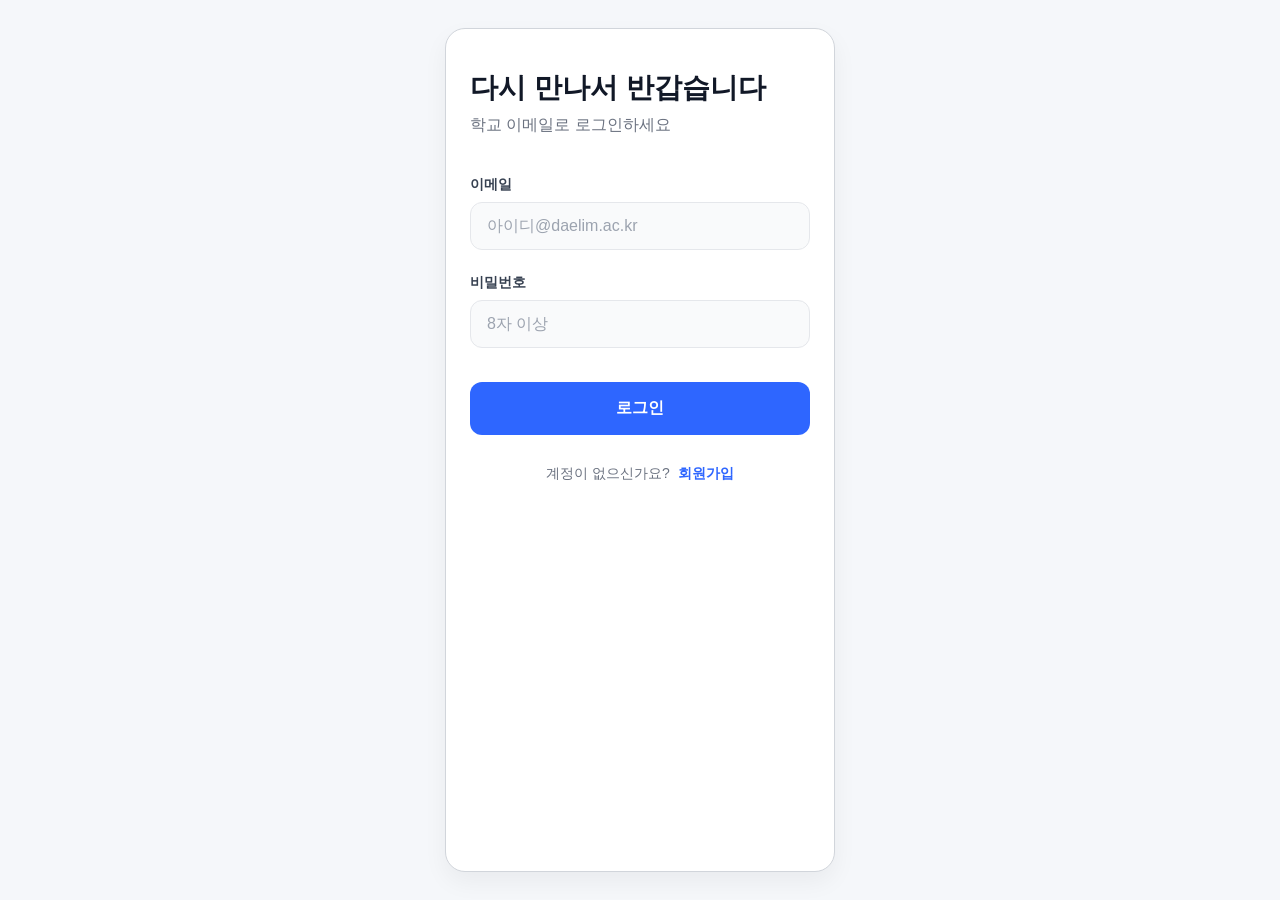
<file: week05/figma/index.html>
<!DOCTYPE html>
<html lang="ko">
<head>
    <meta charset="UTF-8">
    <meta name="viewport" content="width=device-width, initial-scale=1.0">
    <title>Login Page</title>
    <style>
        /* Reset and Base Styles */
        * {
            margin: 0;
            padding: 0;
            box-sizing: border-box;
            font-family: -apple-system, BlinkMacSystemFont, "Segoe UI", Roboto, Helvetica, Arial, sans-serif;
        }

        body {
            background-color: #f5f7fa; /* Light background to contrast with the white card */
            display: flex;
            justify-content: center;
            align-items: center;
            min-height: 100vh;
            padding: 20px;
        }

        /* Mobile Container Simulation */
        .mobile-container {
            width: 100%;
            max-width: 390px; /* Match Figma width */
            height: 844px;    /* Match Figma height */
            background-color: #ffffff;
            border: 1px solid #d1d5db; /* Subtle border around the device frame if needed, but here we focus on the UI */
            box-shadow: 0 10px 25px rgba(0, 0, 0, 0.05);
            display: flex;
            flex-direction: column;
            position: relative;
            overflow: hidden;
            border-radius: 20px; /* To look like a phone screen */
        }

        /* Content Wrapper */
        .content {
            padding: 40px 24px;
            display: flex;
            flex-direction: column;
        }

        /* Typography */
        h1 {
            font-size: 28px;
            font-weight: 700;
            color: #111827;
            margin-bottom: 8px;
        }

        .subtitle {
            font-size: 16px;
            color: #6b7280;
            margin-bottom: 40px;
        }

        label {
            display: block;
            font-size: 14px;
            font-weight: 600;
            color: #374151;
            margin-bottom: 8px;
        }

        /* Input Styles */
        .input-group {
            margin-bottom: 24px;
        }

        input {
            width: 100%;
            padding: 14px 16px;
            font-size: 16px;
            border: 1px solid #e5e7eb;
            border-radius: 12px;
            background-color: #f9fafb;
            outline: none;
            transition: border-color 0.2s, box-shadow 0.2s;
        }

        input:focus {
            border-color: #2e66ff;
            box-shadow: 0 0 0 3px rgba(46, 102, 255, 0.1);
            background-color: #fff;
        }

        input::placeholder {
            color: #9ca3af;
        }

        /* Button Style */
        .login-button {
            width: 100%;
            padding: 16px;
            background-color: #2e66ff;
            color: white;
            border: none;
            border-radius: 12px;
            font-size: 16px;
            font-weight: 600;
            cursor: pointer;
            margin-top: 10px;
            margin-bottom: 30px;
            transition: background-color 0.2s;
        }

        .login-button:hover {
            background-color: #1e4edb;
        }

        .login-button:active {
            transform: scale(0.98);
        }

        /* Footer Link */
        .footer {
            text-align: center;
            font-size: 14px;
            color: #6b7280;
        }

        .signup-link {
            color: #2e66ff;
            text-decoration: none;
            font-weight: 600;
            margin-left: 4px;
        }

        .signup-link:hover {
            text-decoration: underline;
        }

        /* Responsive adjustment for small desktop screens */
        @media (max-height: 850px) {
            .mobile-container {
                height: auto;
                min-height: 844px;
            }
        }
    </style>
</head>
<body>

    <div class="mobile-container">
        <div class="content">
            <h1>다시 만나서 반갑습니다</h1>
            <p class="subtitle">학교 이메일로 로그인하세요</p>

            <div class="input-group">
                <label for="email">이메일</label>
                <input type="email" id="email" placeholder="아이디@daelim.ac.kr">
            </div>

            <div class="input-group">
                <label for="password">비밀번호</label>
                <input type="password" id="password" placeholder="8자 이상">
            </div>

            <button class="login-button">로그인</button>

            <div class="footer">
                계정이 없으신가요? <a href="#" class="signup-link">회원가입</a>
            </div>
        </div>
    </div>

</body>
</html>
</file>
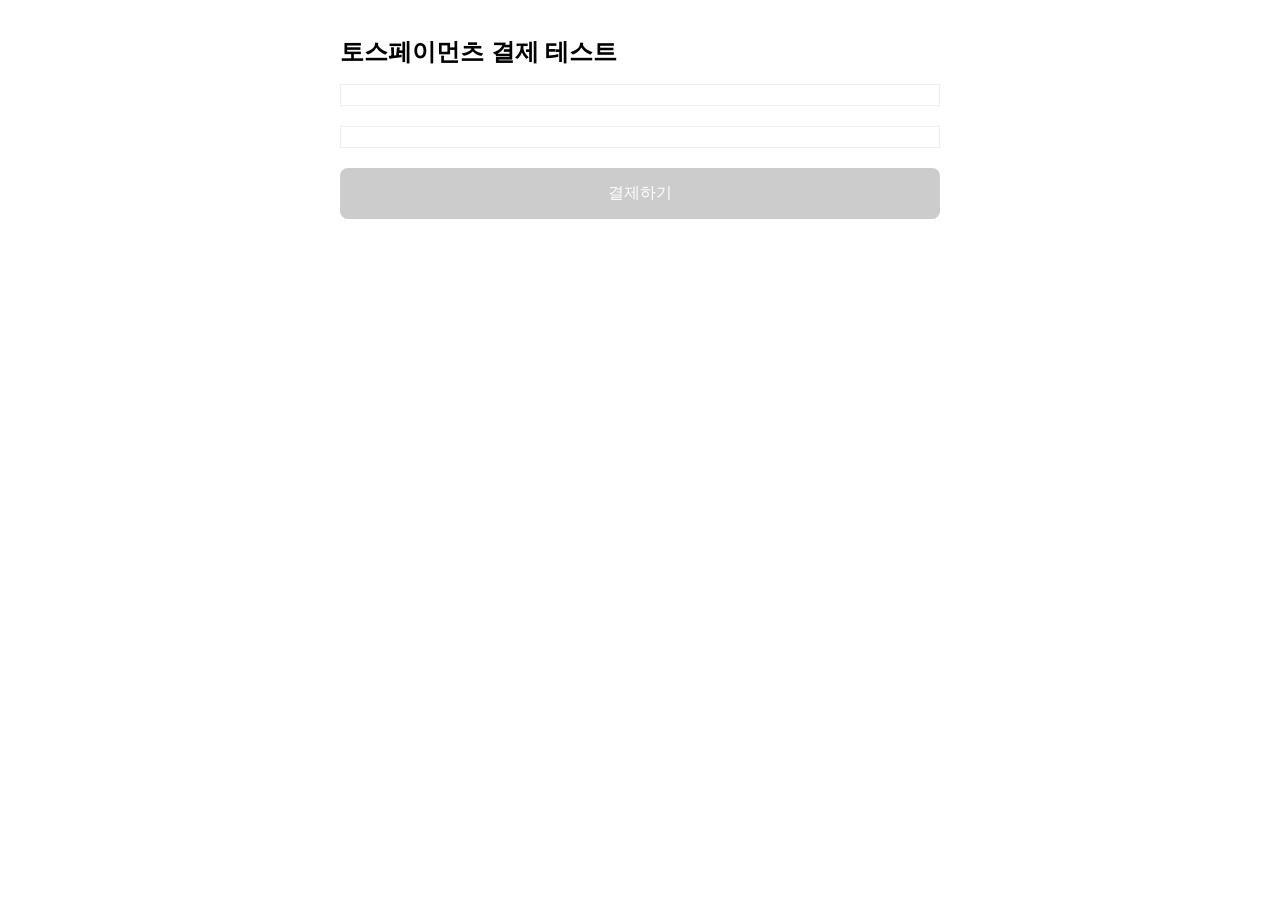
<file: week05/toss/index.html>
<!DOCTYPE html>
<html lang="ko">
<head>
    <meta charset="UTF-8">
    <meta name="viewport" content="width=device-width, initial-scale=1.0">
    <title>토스페이먼츠 주문서형 결제 테스트</title>
    <script src="https://js.tosspayments.com/v2/standard"></script>
    <style>
        body { font-family: sans-serif; padding: 20px; max-width: 600px; margin: 0 auto; }
        #payment-method, #agreement { margin-bottom: 20px; border: 1px solid #eee; padding: 10px; }
        button { width: 100%; padding: 15px; background-color: #3182f6; color: white; border: none; border-radius: 8px; font-size: 16px; cursor: pointer; }
        button:disabled { background-color: #ccc; }
        h1 { font-size: 24px; }
    </style>
</head>
<body>
    <h1>토스페이먼츠 결제 테스트</h1>
    
    <div id="payment-method"></div>
    <div id="agreement"></div>
    
    <button id="payment-button" disabled>결제하기</button>

    <script>
        const clientKey = "test_gck_docs_Ovk5rk1EwkEbP0W43n07xlzm";
        const customerKey = TossPayments.ANONYMOUS;

        const tossPayments = TossPayments(clientKey);
        const widgets = tossPayments.widgets({ customerKey });

        // 1. 금액 설정
        widgets.setAmount({
            currency: "KRW",
            value: 1000
        });

        // 2. 결제수단 렌더링
        widgets.renderPaymentMethods({
            selector: "#payment-method",
            variantKey: "DEFAULT"
        });

        // 3. 약관 렌더링
        widgets.renderAgreement({
            selector: "#agreement",
            variantKey: "AGREEMENT"
        }).then(agreementWidget => {
            agreementWidget.on('agreementStatusChange', agreementStatus => {
                if (agreementStatus.agreedRequiredTerms) {
                    document.getElementById("payment-button").disabled = false;
                } else {
                    document.getElementById("payment-button").disabled = true;
                }
            });
        });

        // 4. 결제 요청
        document.getElementById("payment-button").addEventListener("click", async () => {
            try {
                await widgets.requestPayment({
                    orderId: Math.random().toString(36).substring(2, 11),
                    orderName: "테스트 상품",
                    successUrl: window.location.origin + "/success.html",
                    failUrl: window.location.origin + "/fail.html",
                });
            } catch (error) {
                console.error(error);
            }
        });
    </script>
</body>
</html>
</file>
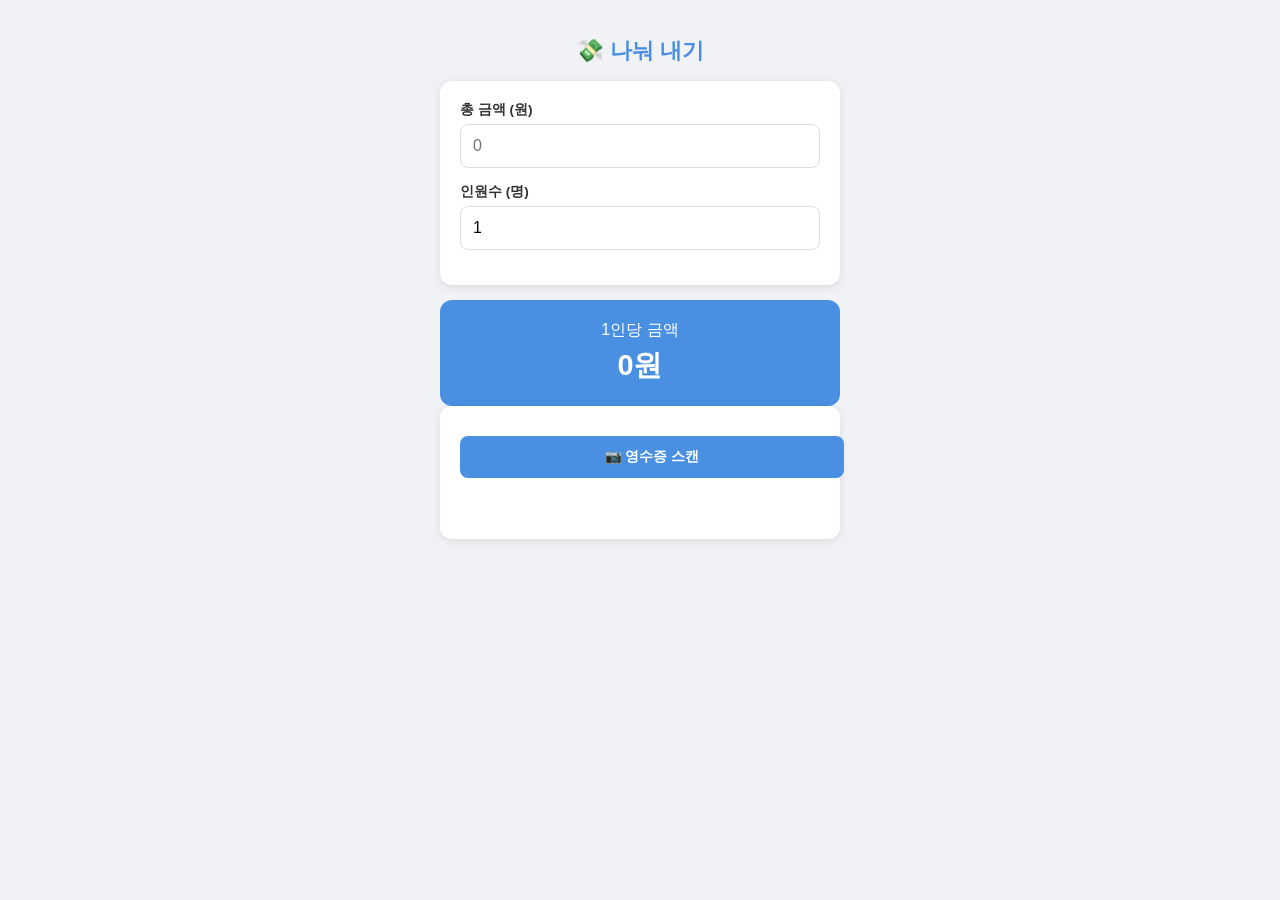
<file: week13/split/index.html>
<!DOCTYPE html>
<html lang="ko">
<head>
    <meta charset="UTF-8">
    <meta name="viewport" content="width=device-width, initial-scale=1.0, maximum-scale=1.0, user-scalable=no">
    <title>나눠 내기 계산기</title>
    <style>
        :root { --primary: #4a90e2; --bg: #f0f2f5; --card: #fff; --text: #333; --error: #e74c3c; }
        body { font-family: sans-serif; background: var(--bg); color: var(--text); margin: 0; padding: 20px; display: flex; justify-content: center; }
        .container { width: 100%; max-width: 400px; }
        h1 { text-align: center; color: var(--primary); font-size: 1.4rem; }
        .card { background: var(--card); padding: 20px; border-radius: 12px; box-shadow: 0 2px 8px rgba(0,0,0,0.1); margin-bottom: 15px; }
        .input-group { margin-bottom: 15px; }
        label { display: block; font-size: 0.85rem; margin-bottom: 5px; font-weight: bold; }
        input { width: 100%; padding: 12px; border: 1px solid #ddd; border-radius: 8px; box-sizing: border-box; font-size: 1rem; }
        .result-card { background: var(--primary); color: white; text-align: center; padding: 20px; border-radius: 12px; }
        .res-val { font-size: 1.8rem; font-weight: bold; margin-top: 5px; }
        .btn-upload { display: block; width: 100%; background: var(--primary); color: white; text-align: center; padding: 12px; border-radius: 8px; font-weight: bold; cursor: pointer; margin-top: 10px; }
        #file-input { display: none; }
        .status { margin-top: 10px; font-size: 0.85rem; text-align: center; min-height: 1.2em; }
        .error { color: var(--error); }
        .loading { color: var(--primary); }
        .item-list { margin-top: 15px; font-size: 0.9rem; }
        .item-row { display: flex; justify-content: space-between; padding: 4px 0; border-bottom: 1px solid #eee; }
    </style>
</head>
<body>
<div class="container">
    <h1>💸 나눠 내기</h1>
    <div class="card">
        <div class="input-group"><label>총 금액 (원)</label><input type="number" id="total-amount" placeholder="0" oninput="calculate()"></div>
        <div class="input-group"><label>인원수 (명)</label><input type="number" id="people-count" value="1" min="1" oninput="calculate()"></div>
    </div>
    <div class="result-card"><div>1인당 금액</div><div class="res-val" id="per-person-amount">0원</div></div>
    <div class="card">
        <label for="file-input" class="btn-upload">📷 영수증 스캔</label>
        <input type="file" id="file-input" accept="image/*" onchange="handleImageUpload(event)">
        <div id="status-msg" class="status"></div>
        <div id="ai-items" class="item-list"></div>
    </div>
</div>
<script>
    async function ask(prompt, imageUrl) {
      const content = [{ type: "text", text: prompt }];
      if (imageUrl) content.push({ type: "image_url", image_url: { url: imageUrl } });
      const r = await fetch("https://krchoi.com/gemma4/v1/chat/completions", {
        method: "POST", headers: { "Content-Type": "application/json" },
        body: JSON.stringify({ model: "gemma4", messages: [{ role: "user", content: content }] })
      });
      const data = await r.json();
      return data.choices[0].message.content;
    }
    function parseJson(text) {
      const m = text.match(/```(?:json)?\s*([\s\S]*?)```/);
      try { return JSON.parse(m ? m[1] : text); } catch (e) { return null; }
    }
    function shrinkImage(file, maxSize = 1280) {
      return new Promise((resolve, reject) => {
        const img = new Image();
        img.onload = () => {
          const scale = Math.min(1, maxSize / Math.max(img.width, img.height));
          const canvas = document.createElement("canvas");
          canvas.width = Math.round(img.width * scale);
          canvas.height = Math.round(img.height * scale);
          canvas.getContext("2d").drawImage(img, 0, 0, canvas.width, canvas.height);
          resolve(canvas.toDataURL("image/jpeg", 0.85));
        };
        img.onerror = reject;
        img.src = URL.createObjectURL(file);
      });
    }
    function calculate() {
        const total = parseFloat(document.getElementById('total-amount').value) || 0;
        const people = parseInt(document.getElementById('people-count').value) || 1;
        const perPerson = Math.floor(total / people);
        document.getElementById('per-person-amount').innerText = perPerson.toLocaleString() + '원';
    }
    async function handleImageUpload(event) {
        const file = event.target.files[0];
        if (!file) return;
        const sm = document.getElementById('status-msg'), ad = document.getElementById('ai-items'), ti = document.getElementById('total-amount');
        sm.innerText = "읽는 중..."; sm.className = "status loading"; ad.innerHTML = "";
        try {
            const ri = await shrinkImage(file);
            const res = await ask("영수증 항목/금액 JSON 추출: [{'item': 'name', 'price': 100}]", ri);
            const items = parseJson(res);
            if (items && Array.isArray(items)) {
                let s = 0; ad.innerHTML = "<strong>항목:</strong>";
                items.forEach(it => {
                    const r = document.createElement('div'); r.className = 'item-row';
                    r.innerHTML = `<span>${it.item}</span><span>${it.price.toLocaleString()}원</span>`;
                    ad.appendChild(r); s += it.price;
                });
                ti.value = s; calculate(); sm.innerText = "";
            } else throw new Error();
        } catch (e) { sm.innerText = "읽지 못했습니다"; sm.className = "status error"; }
    }
</script>
</body>
</html>
</file>
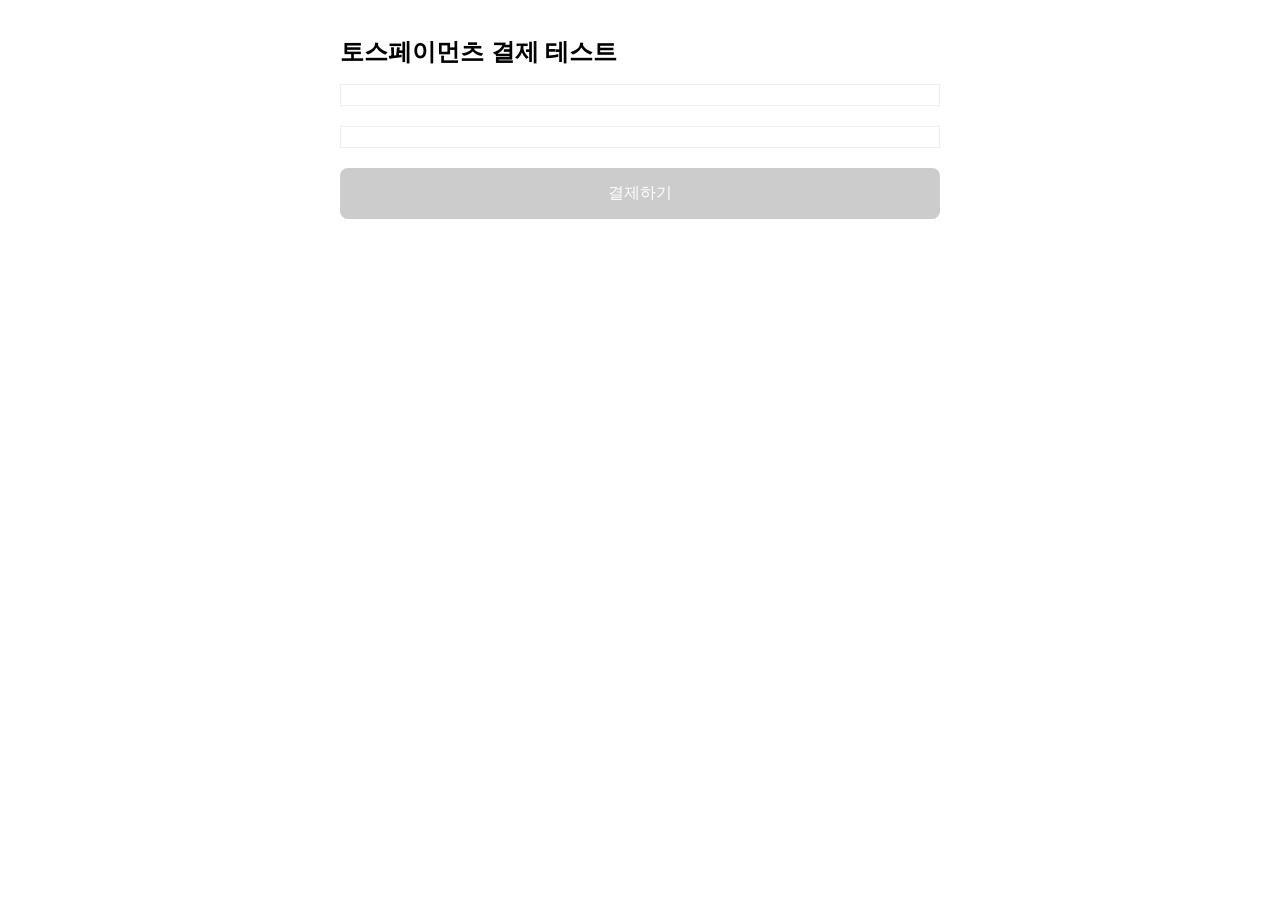
<file: week05/toss/templates/index.html>
<!DOCTYPE html>
<html lang="ko">
<head>
    <meta charset="UTF-8">
    <meta name="viewport" content="width=device-width, initial-scale=1.0">
    <title>토스페이먼츠 주문서형 결제 테스트</title>
    <script src="https://js.tosspayments.com/v2/standard"></script>
    <style>
        body { font-family: sans-serif; padding: 20px; max-width: 600px; margin: 0 auto; }
        #payment-method, #agreement { margin-bottom: 20px; border: 1px solid #eee; padding: 10px; }
        button { width: 100%; padding: 15px; background-color: #3182f6; color: white; border: none; border-radius: 8px; font-size: 16px; cursor: pointer; }
        button:disabled { background-color: #ccc; }
        h1 { font-size: 24px; }
    </style>
</head>
<body>
    <h1>토스페이먼츠 결제 테스트</h1>
    
    <div id="payment-method"></div>
    <div id="agreement"></div>
    
    <button id="payment-button" disabled>결제하기</button>

    <script>
        const clientKey = "test_gck_docs_Ovk5rk1EwkEbP0W43n07xlzm";
        const customerKey = TossPayments.ANONYMOUS;

        const tossPayments = TossPayments(clientKey);
        const widgets = tossPayments.widgets({ customerKey });

        widgets.setAmount({
            currency: "KRW",
            value: 1000
        });

        widgets.renderPaymentMethods({
            selector: "#payment-method",
            variantKey: "DEFAULT"
        });

        widgets.renderAgreement({
            selector: "#agreement",
            variantKey: "AGREEMENT"
        }).then(agreementWidget => {
            agreementWidget.on('agreementStatusChange', agreementStatus => {
                if (agreementStatus.agreedRequiredTerms) {
                    document.getElementById("payment-button").disabled = false;
                } else {
                    document.getElementById("payment-button").disabled = true;
                }
            });
        });

        document.getElementById("payment-button").addEventListener("click", async () => {
            try {
                await widgets.requestPayment({
                    orderId: Math.random().toString(36).substring(2, 11),
                    orderName: "테스트 상품",
                    successUrl: window.location.origin + "/success",
                    failUrl: window.location.origin + "/fail",
                });
            } catch (error) {
                console.error(error);
            }
        });
    </script>
</body>
</html>
</file>
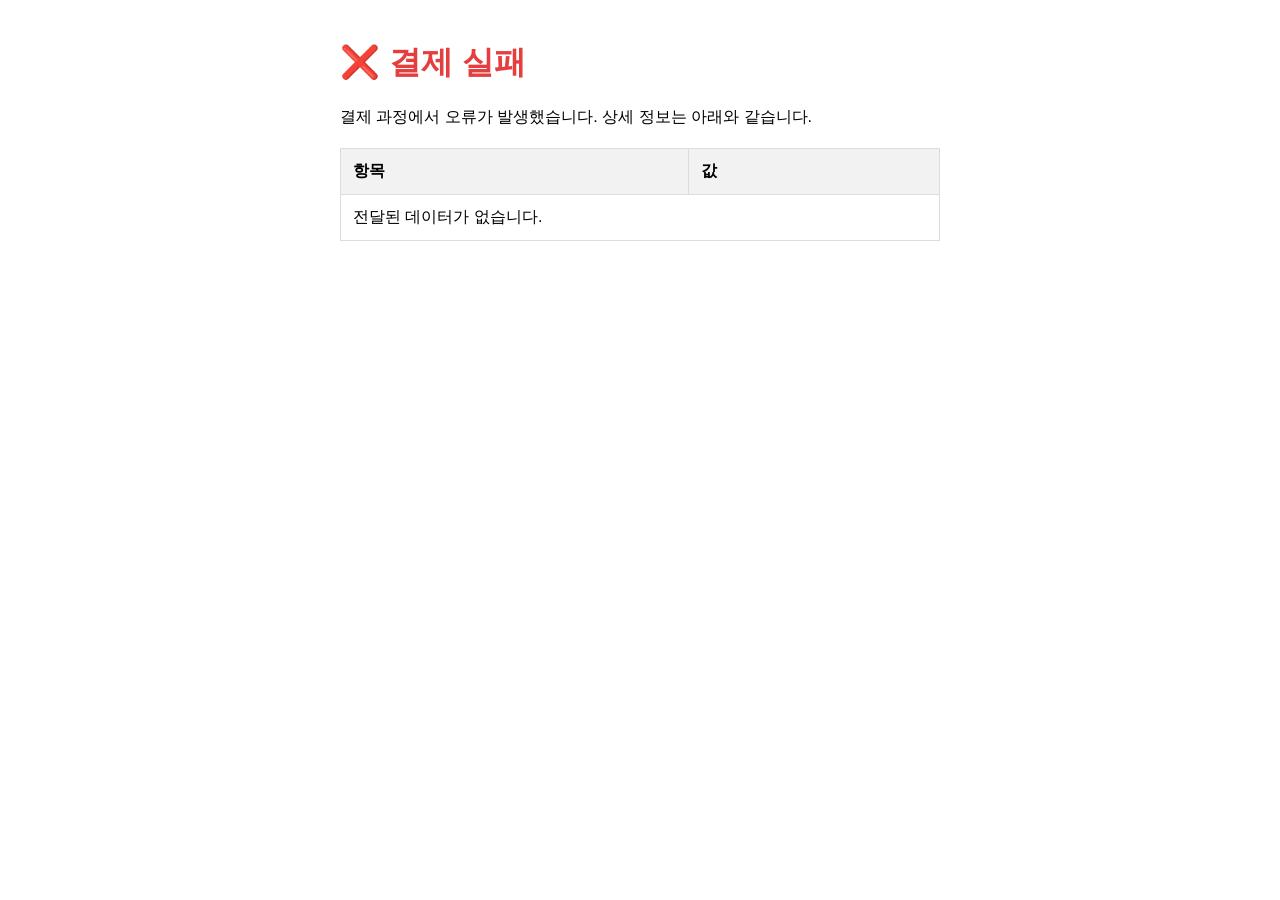
<file: week05/toss/fail.html>
<!DOCTYPE html>
<html lang="ko">
<head>
    <meta charset="UTF-8">
    <meta name="viewport" content="width=device-width, initial-scale=1.0">
    <title>결제 실패</title>
    <style>
        body { font-family: sans-serif; padding: 20px; max-width: 600px; margin: 0 auto; }
        table { width: 100%; border-collapse: collapse; margin-top: 20px; }
        th, td { border: 1px solid #ddd; padding: 12px; text-align: left; }
        th { background-color: #f2f2f2; }
        h1 { color: #e53e3e; }
    </style>
</head>
<body>
    <h1>❌ 결제 실패</h1>
    <p>결제 과정에서 오류가 발생했습니다. 상세 정보는 아래와 같습니다.</p>
    
    <table id="result-table">
        <thead>
            <tr>
                <th>항목</th>
                <th >값</th>
            </tr>
        </thead>
        <tbody id="result-body"></tbody>
    </table>

    <script>
        const urlParams = new URLSearchParams(window.location.search);
        const tableBody = document.getElementById("result-body");

        // 실패 시 전달받는 주요 파라미터 목록
        // successUrl은 paymentKey, orderId, amount를 전달함
        // failUrl은 code, message를 전달함
        const paramsToDisplay = ["code", "message", "orderId", "paymentKey", "amount"];

        paramsToDisplay.forEach(param => {
            const value = urlParams.get(param);
            if (value !== null) {
                const row = `<tr><td>${param}</td><td>${value}</td></tr>`;
                tableBody.innerHTML += row;
            }
        });

        if (tableBody.innerHTML === "") {
            tableBody.innerHTML = "<tr><td colspan='2'>전달된 데이터가 없습니다.</td></tr>";
        }
    </script>
</body>
</html>
</file>
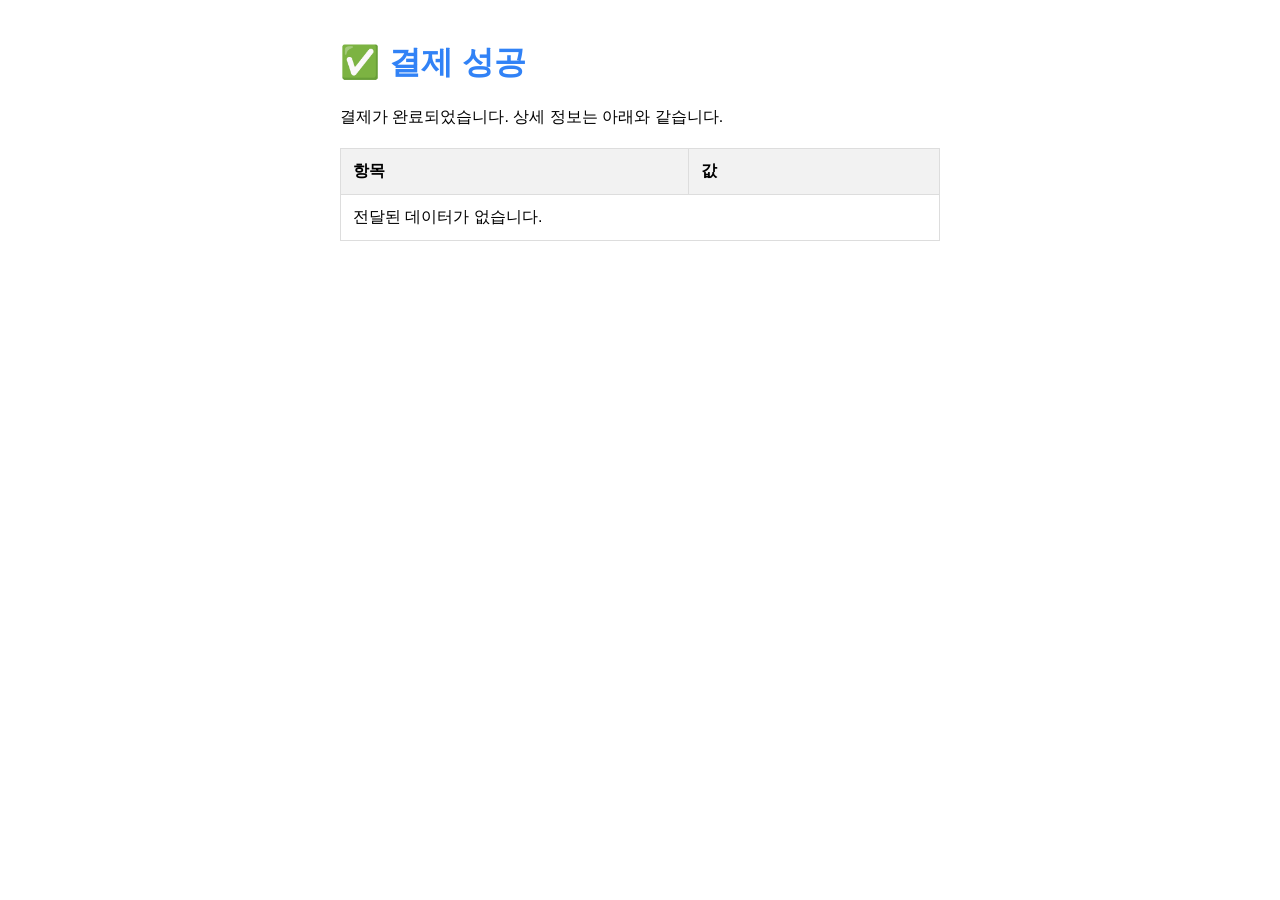
<file: week05/toss/success.html>
<!DOCTYPE html>
<html lang="ko">
<head>
    <meta charset="UTF-8">
    <meta name="viewport" content="width=device-width, initial-scale=1.0">
    <title>결제 성공</title>
    <style>
        body { font-family: sans-serif; padding: 20px; max-width: 600px; margin: 0 auto; }
        table { width: 100%; border-collapse: collapse; margin-top: 20px; }
        th, td { border: 1px solid #ddd; padding: 12px; text-align: left; }
        th { background-color: #f2f2f2; }
        h1 { color: #3182f6; }
    </style>
</head>
<body>
    <h1>✅ 결제 성공</h1>
    <p>결제가 완료되었습니다. 상세 정보는 아래와 같습니다.</p>
    
    <table id="result-table">
        <thead>
            <tr>
                <th>항목</th>
                <th>값</th>
            </tr>
        </thead>
        <tbody></tbody>
    </table>

    <script>
        const urlParams = new URLSearchParams(window.location.search);
        const tableBody = document.querySelector("#result-table tbody");

        // 성공 시 전달받는 주요 파라미터 목록
        const paramsToDisplay = [
            "paymentKey", 
            "orderId", 
            "amount", 
            "successUrl"
        ];

        // 쿼리 스트링의 모든 항목을 보여주고 싶다면 아래 주석 해제
        // urlParams.forEach((value, key) => {
        //     const row = `<tr><td>${key}</td><td>${value}</td></tr>`;
        //     tableBody.innerHTML += row;
        // });

        // 지정된 파라미터 위주로 출력
        paramsToDisplay.forEach(param => {
            const value = urlParams.get(param);
            if (value !== null) {
                const row = `<tr><td>${param}</td><td>${value}</td></tr>`;
                tableBody.innerHTML += row;
            }
        });

        // 만약 아무것도 없다면 안내 메시지
        if (tableBody.innerHTML === "") {
            tableBody.innerHTML = "<tr><td colspan='2'>전달된 데이터가 없습니다.</td></tr>";
        }
    </script>
</body>
</html>
</file>
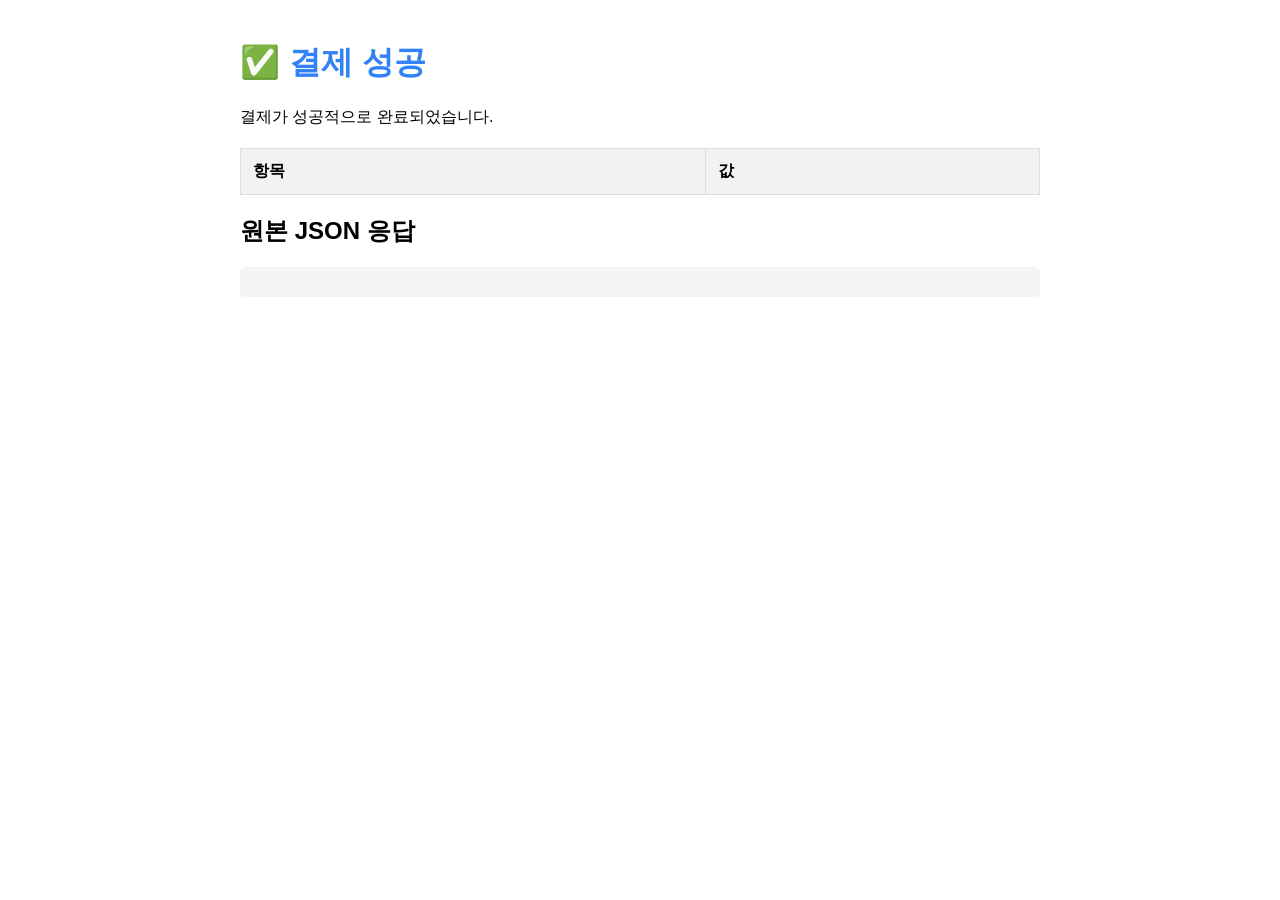
<file: week05/toss/templates/success.html>
<!DOCTYPE html>
<html lang="ko">
<head>
    <meta charset="UTF-8">
    <meta name="viewport" content="width=device-width, initial-scale=1.0">
    <title>결제 성공</title>
    <style>
        body { font-family: sans-serif; padding: 20px; max-width: 800px; margin: 0 auto; }
        table { width: 100%; border-collapse: collapse; margin-top: 20px; }
        th, td { border: 1px solid #ddd; padding: 12px; text-align: left; }
        th { background-color: #f2f2f2; }
        h1 { color: #3182f6; }
        pre { background: #f4f4f4; padding: 15px; border-radius: 5px; overflow-x: auto; }
    </style>
</head>
<body>
    <h1>✅ 결제 성공</h1>
    <p>결제가 성공적으로 완료되었습니다.</p>
    
    <table>
        <thead>
            <tr>
                <th>항목</th>
                <th>값</th>
            </tr>
        </thead>
        <tbody id="result-table"></tbody>
    </table>

    <h2>원본 JSON 응답</h2>
    <pre id="json-output"></pre>

    <script>
        const urlParams = new URLSearchParams(window.location.search);
        const tableBody = document.getElementById("result-table");
        const jsonOutput = document.getElementById("json-output");

        // 서버에서 넘겨주는 데이터를 담기 위한 객체 (서버가 JSON을 직접 내려준다면 이 방식이 아님)
        // 하지만 SPEC에 따르면 success 페이지는 서버가 승인 API를 호출한 '후'에 결과를 보여줌.
        // 따라서 서버가 JSON 데이터를 템플릿에 렌더링해줘야 함. 
        // 여기서는 단순 예시로 URL 파라미터를 테이블에 뿌리는 로직만 남겨둠.
        // 실제로는 Flask에서 Jinja2를 통해 데이터를 주입할 예정.

        // 템플릿 엔진(Jinja2)이 사용하는 변수들을 체크하기 위해 placeholder를 둡니다.
        // 실제 동작은 app.py에서 처리합니다.
    </script>
</body>
</html>
</file>
